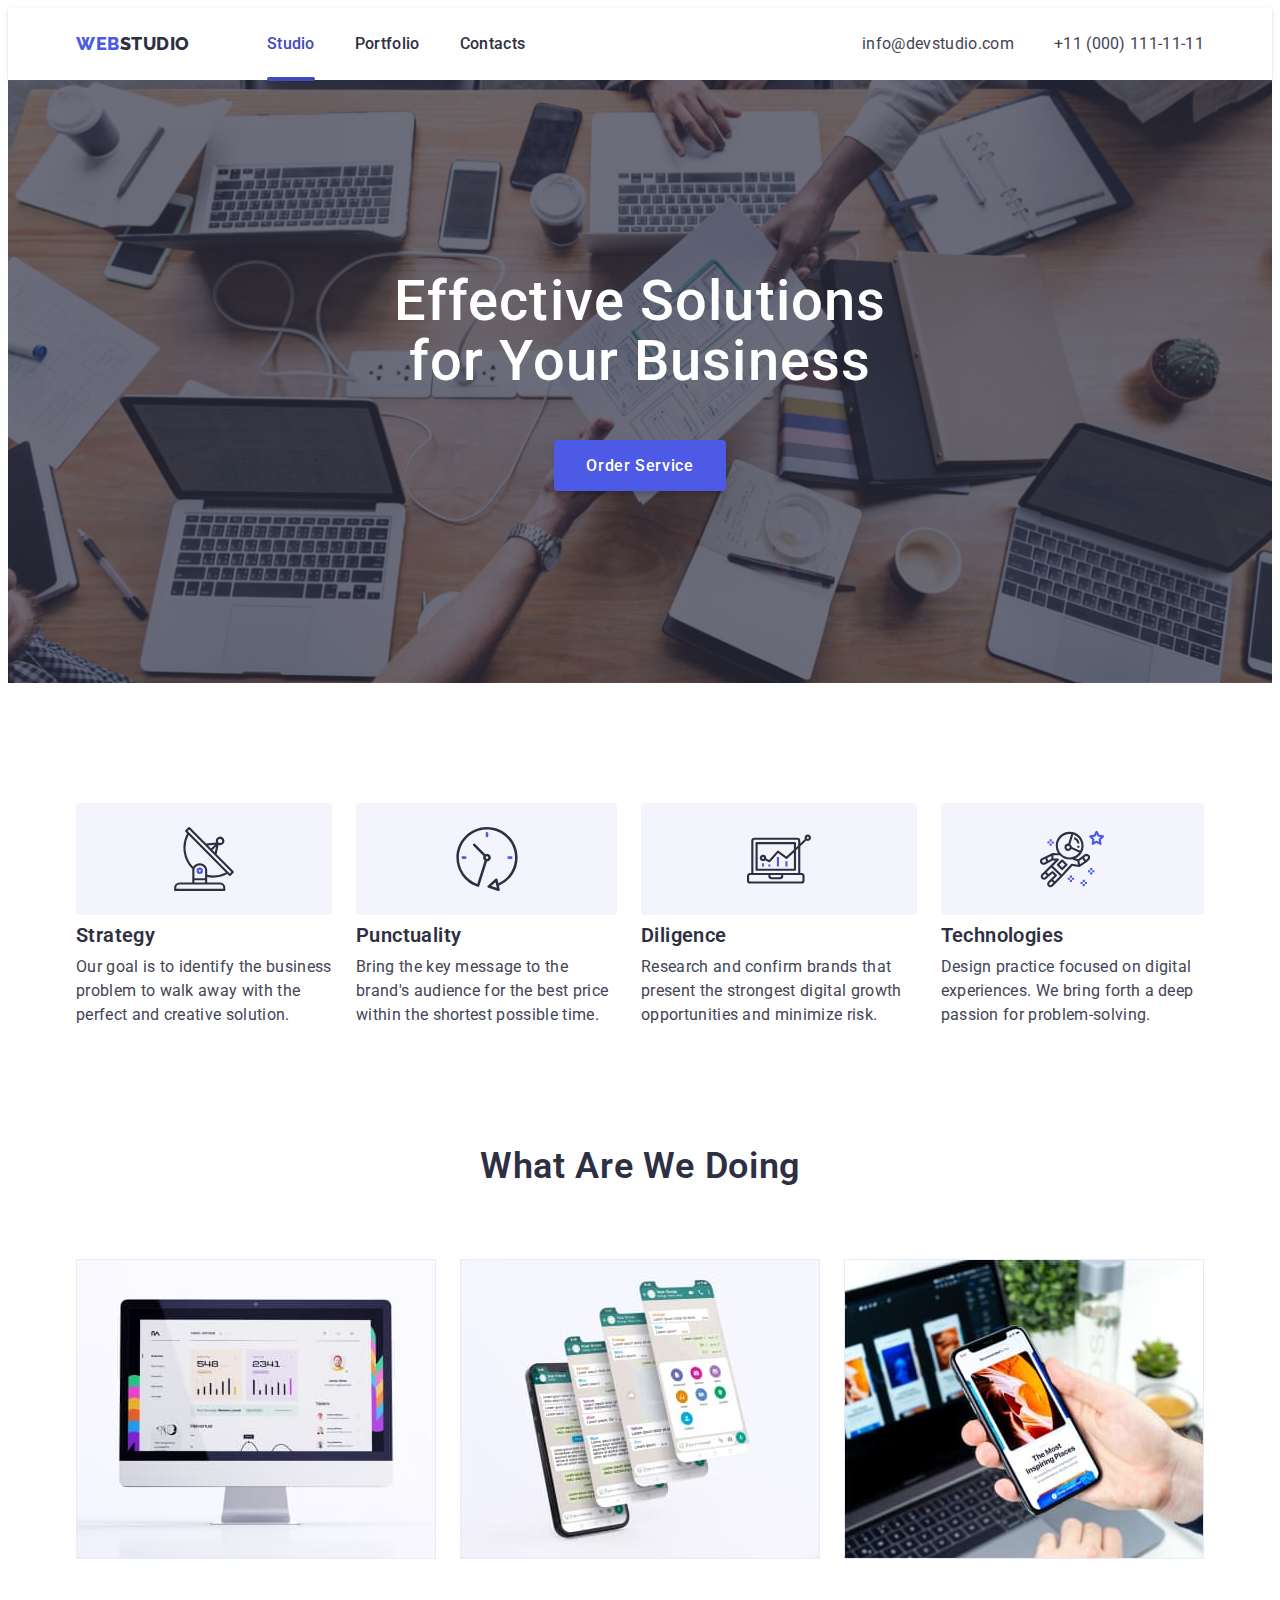
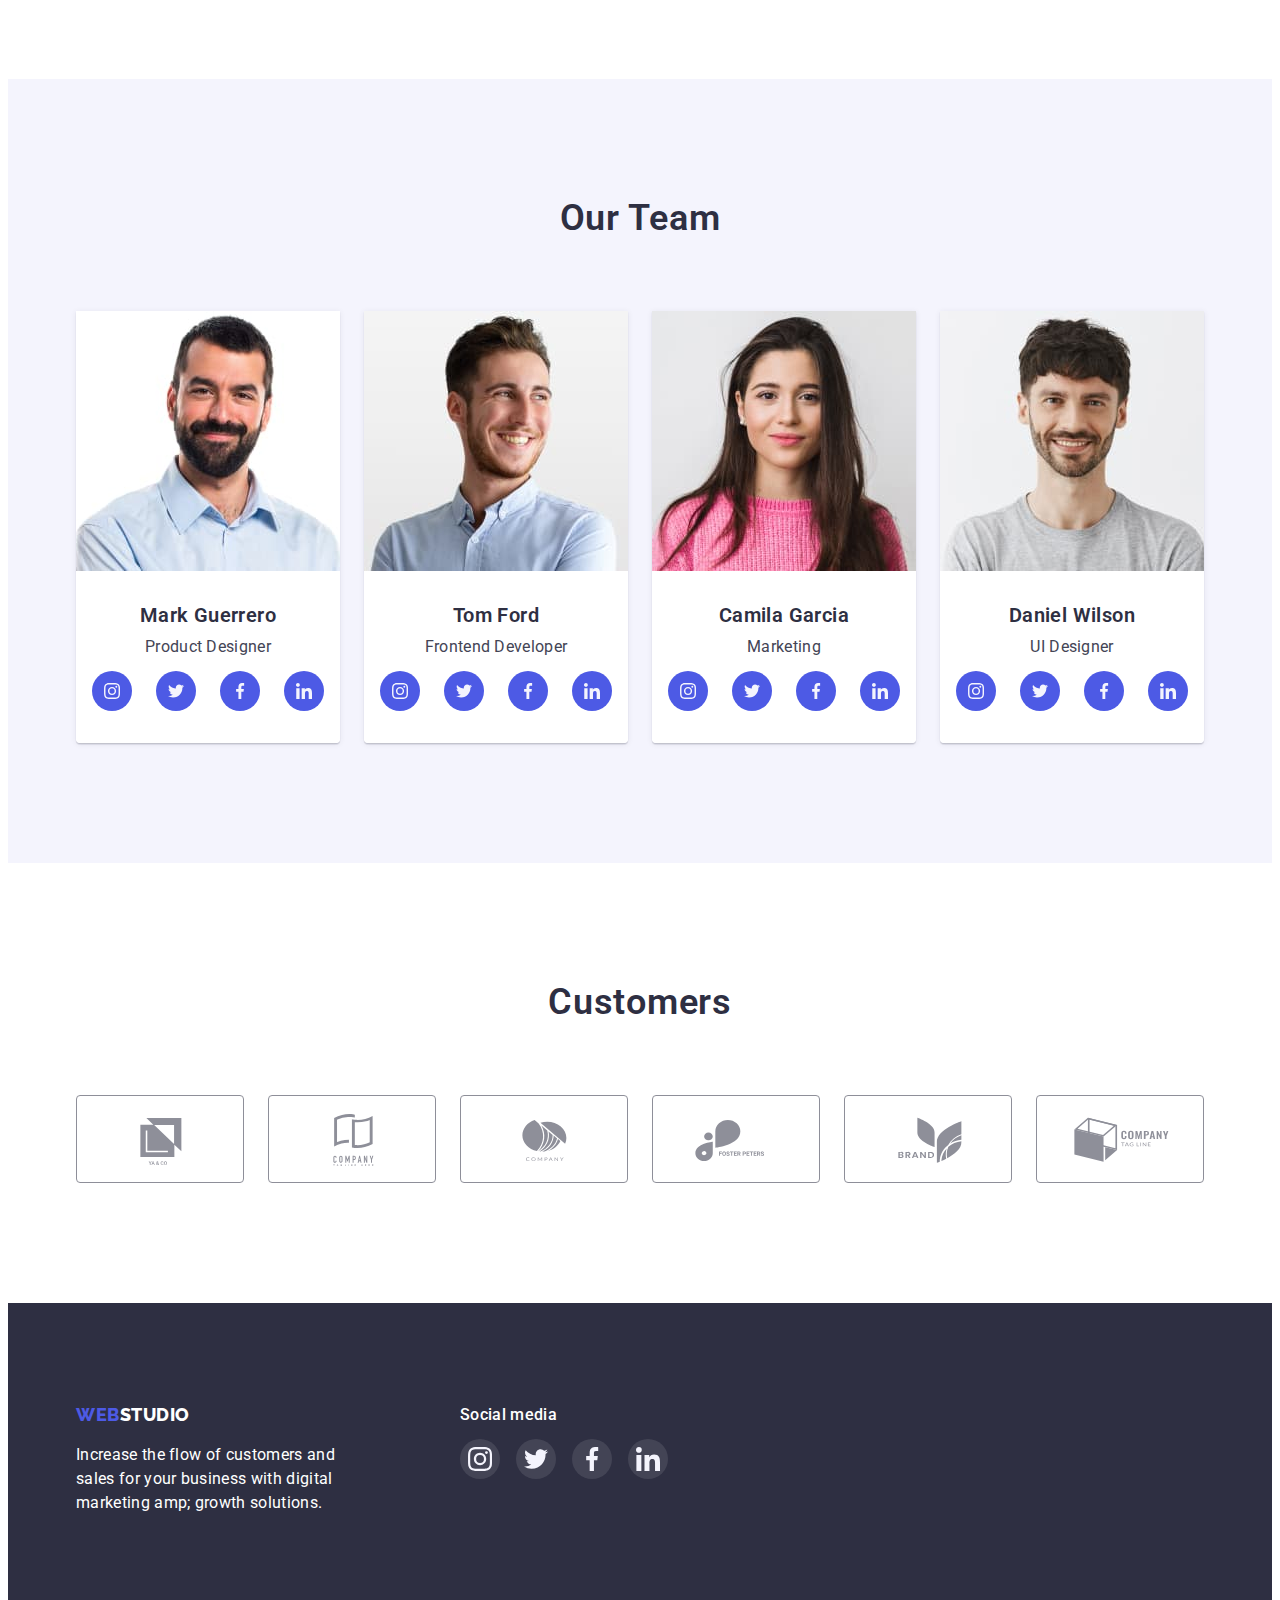
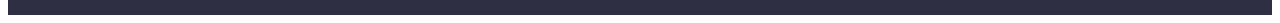
<file: index.html>
<!DOCTYPE html>
<html lang="en">
  <head>
    <meta charset="UTF-8" />
    <meta http-equiv="X-UA-Compatible" content="IE=edge" />
    <meta name="viewport" content="width=device-width, initial-scale=1.0" />
    <title>Document</title>

    <link rel="preconnect" href="https://fonts.googleapis.com" />
    <link rel="preconnect" href="https://fonts.gstatic.com" />
    <link
      href="https://fonts.googleapis.com/css2?family=Raleway:wght@800&family=Roboto:wght@400;500;700;900&display=swap"
      rel="stylesheet"
    />

    <link
      rel="stylesheet"
      href="https://cdnjs.cloudflare.com/ajax/libs/modern-normalize/1.1.0/modern-normalize.min.css"
      integrity="sha512-wpPYUAdjBVSE4KJnH1VR1HeZfpl1ub8YT/NKx4PuQ5NmX2tKuGu6U/JRp5y+Y8XG2tV+wKQpNHVUX03MfMFn9Q=="
      crossorigin="anonymous"
      referrerpolicy="no-referrer"
    />

    <link rel="stylesheet" href="./css/style.css" />
  </head>

  <body>
    <header class="page-header">
      <div class="container">
        <nav class="main-nav">
          <a href="./index.html" class="logo"
            ><span class="accent">WEB</span>STUDIO</a
          >
          <ul class="site-nav list">
            <li class="item">
              <a href="./index.html" class="site-nav-link current link"
                >Studio</a
              >
            </li>
            <li class="item">
              <a href="./portfolio.html" class="site-nav-link link"
                >Portfolio</a
              >
            </li>
            <li class="item">
              <a href="" class="site-nav-link link">Contacts</a>
            </li>
          </ul>
        </nav>
        <address class="address">
          <ul class="contacts list">
            <li class="item">
              <a href="mailto:info@devstudio.com" class="contact-link"
                >info@devstudio.com</a
              >
            </li>
            <li class="item">
              <a href="tel:+110001111111" class="contact-link"
                >+11 (000) 111-11-11</a
              >
            </li>
          </ul>
        </address>
      </div>
    </header>

    <main>
      <section class="hero section">
        <div class="container">
          <h1 class="hero-title">Effective Solutions for Your Business</h1>
          <button type="button" class="btn" data-modal-open>
            Order Service
          </button>
        </div>
      </section>

      <section class="advantages section">
        <div class="container">
          <h2 class="section-title visually-hidden">Our advantages</h2>
          <ul class="advantages-list list">
            <li class="item">
              <div class="advantage-icon-bg">
                <svg width="64" height="64">
                  <use href="./images/icons.svg#antenna"></use>
                </svg>
              </div>
              <h3 class="advantage-title">Strategy</h3>
              <p class="advantage-description">
                Our goal is to identify the business problem to walk away with
                the perfect and creative solution.
              </p>
            </li>
            <li class="item">
              <div class="advantage-icon-bg">
                <svg width="64" height="64">
                  <use href="./images/icons.svg#clock"></use>
                </svg>
              </div>
              <h3 class="advantage-title">Punctuality</h3>
              <p class="advantage-description">
                Bring the key message to the brand's audience for the best price
                within the shortest possible time.
              </p>
            </li>
            <li class="item">
              <div class="advantage-icon-bg">
                <svg width="64" height="64">
                  <use href="./images/icons.svg#diagram"></use>
                </svg>
              </div>
              <h3 class="advantage-title">Diligence</h3>
              <p class="advantage-description">
                Research and confirm brands that present the strongest digital
                growth opportunities and minimize risk.
              </p>
            </li>
            <li class="item">
              <div class="advantage-icon-bg">
                <svg width="64" height="64">
                  <use href="./images/icons.svg#astronaut"></use>
                </svg>
              </div>
              <h3 class="advantage-title">Technologies</h3>
              <p class="advantage-description">
                Design practice focused on digital experiences. We bring forth a
                deep passion for problem-solving.
              </p>
            </li>
          </ul>
        </div>
      </section>

      <section class="section">
        <div class="container">
          <h2 class="section-title">What are we doing</h2>
          <ul class="products list">
            <li class="item">
              <img
                width="360"
                height="300"
                src="./images/imac.jpg"
                alt="imac"
              />
            </li>
            <li class="item">
              <img
                width="360"
                height="300"
                src="./images/phone.jpg"
                alt="phone"
              />
            </li>
            <li class="item">
              <img
                width="360"
                height="300"
                src="./images/mobileversion.jpg"
                alt="mobileversion"
              />
            </li>
          </ul>
        </div>
      </section>

      <section class="team section">
        <div class="container">
          <h2 class="section-title">Our Team</h2>
          <ul class="list">
            <li class="item">
              <img
                width="264"
                height="260"
                src="./images/mark-guerrero.jpg"
                alt="Mark Guerrero"
              />
              <div class="item-description">
                <h3 class="name">Mark Guerrero</h3>
                <p class="position">Product Designer</p>
                <ul class="team-social-list list">
                  <li>
                    <a href="" class="team-social-link" target="_blank">
                      <svg class="team-social-icon" width="16" height="16">
                        <use href="./images/icons.svg#instagram"></use>
                      </svg>
                    </a>
                  </li>
                  <li>
                    <a href="" class="team-social-link" target="_blank">
                      <svg class="team-social-icon" width="16" height="16">
                        <use href="./images/icons.svg#twitter"></use>
                      </svg>
                    </a>
                  </li>
                  <li>
                    <a href="" class="team-social-link" target="_blank">
                      <svg class="team-social-icon" width="16" height="16">
                        <use href="./images/icons.svg#facebook"></use>
                      </svg>
                    </a>
                  </li>
                  <li>
                    <a href="" class="team-social-link" target="_blank">
                      <svg class="team-social-icon" width="16" height="16">
                        <use href="./images/icons.svg#linkedin"></use>
                      </svg>
                    </a>
                  </li>
                </ul>
              </div>
            </li>
            <li class="item">
              <img
                width="264"
                height="260"
                src="./images/tom-ford.jpg"
                alt="Tom Ford"
              />
              <div class="item-description">
                <h3 class="name">Tom Ford</h3>
                <p class="position">Frontend Developer</p>
                <ul class="team-social-list list">
                  <li>
                    <a href="" class="team-social-link" target="_blank">
                      <svg class="team-social-icon" width="16" height="16">
                        <use href="./images/icons.svg#instagram"></use>
                      </svg>
                    </a>
                  </li>
                  <li>
                    <a href="" class="team-social-link" target="_blank">
                      <svg class="team-social-icon" width="16" height="16">
                        <use href="./images/icons.svg#twitter"></use>
                      </svg>
                    </a>
                  </li>
                  <li>
                    <a href="" class="team-social-link" target="_blank">
                      <svg class="team-social-icon" width="16" height="16">
                        <use href="./images/icons.svg#facebook"></use>
                      </svg>
                    </a>
                  </li>
                  <li>
                    <a href="" class="team-social-link" target="_blank">
                      <svg class="team-social-icon" width="16" height="16">
                        <use href="./images/icons.svg#linkedin"></use>
                      </svg>
                    </a>
                  </li>
                </ul>
              </div>
            </li>
            <li class="item">
              <img
                width="264"
                height="260"
                src="./images/camila-garcia.jpg"
                alt="Camila Garcia"
              />
              <div class="item-description">
                <h3 class="name">Camila Garcia</h3>
                <p class="position">Marketing</p>
                <ul class="team-social-list list">
                  <li>
                    <a href="" class="team-social-link" target="_blank">
                      <svg class="team-social-icon" width="16" height="16">
                        <use href="./images/icons.svg#instagram"></use>
                      </svg>
                    </a>
                  </li>
                  <li>
                    <a href="" class="team-social-link" target="_blank">
                      <svg class="team-social-icon" width="16" height="16">
                        <use href="./images/icons.svg#twitter"></use>
                      </svg>
                    </a>
                  </li>
                  <li>
                    <a href="" class="team-social-link" target="_blank">
                      <svg class="team-social-icon" width="16" height="16">
                        <use href="./images/icons.svg#facebook"></use>
                      </svg>
                    </a>
                  </li>
                  <li>
                    <a href="" class="team-social-link" target="_blank">
                      <svg class="team-social-icon" width="16" height="16">
                        <use href="./images/icons.svg#linkedin"></use>
                      </svg>
                    </a>
                  </li>
                </ul>
              </div>
            </li>
            <li class="item">
              <img
                width="264"
                height="260"
                src="./images/daniel-wilson.jpg"
                alt="Daniel Wilson"
              />
              <div class="item-description">
                <h3 class="name">Daniel Wilson</h3>
                <p class="position">UI Designer</p>
                <ul class="team-social-list list">
                  <li>
                    <a href="" class="team-social-link" target="_blank">
                      <svg class="team-social-icon" width="16" height="16">
                        <use href="./images/icons.svg#instagram"></use>
                      </svg>
                    </a>
                  </li>
                  <li>
                    <a href="" class="team-social-link" target="_blank">
                      <svg class="team-social-icon" width="16" height="16">
                        <use href="./images/icons.svg#twitter"></use>
                      </svg>
                    </a>
                  </li>
                  <li>
                    <a href="" class="team-social-link" target="_blank">
                      <svg class="team-social-icon" width="16" height="16">
                        <use href="./images/icons.svg#facebook"></use>
                      </svg>
                    </a>
                  </li>
                  <li>
                    <a href="" class="team-social-link" target="_blank">
                      <svg class="team-social-icon" width="16" height="16">
                        <use href="./images/icons.svg#linkedin"></use>
                      </svg>
                    </a>
                  </li>
                </ul>
              </div>
            </li>
          </ul>
        </div>
      </section>

      <section class="customers section">
        <div class="container">
          <h2 class="section-title">Customers</h2>
          <ul class="customers-list list">
            <li class="customers-list-item">
              <a href="" class="customers-link" target="_blank">
                <svg class="customers-icon" width="104" height="56">
                  <use href="./images/icons.svg#logo-1"></use>
                </svg>
              </a>
            </li>
            <li class="customers-list-item">
              <a href="" class="customers-link" target="_blank">
                <svg class="customers-icon" width="104" height="56">
                  <use href="./images/icons.svg#logo-2"></use>
                </svg>
              </a>
            </li>
            <li class="customers-list-item">
              <a href="" class="customers-link" target="_blank">
                <svg class="customers-icon" width="104" height="56">
                  <use href="./images/icons.svg#logo-3"></use>
                </svg>
              </a>
            </li>
            <li class="customers-list-item">
              <a href="" class="customers-link" target="_blank">
                <svg class="customers-icon" width="104" height="56">
                  <use href="./images/icons.svg#logo-4"></use>
                </svg>
              </a>
            </li>
            <li class="customers-list-item">
              <a href="" class="customers-link" target="_blank">
                <svg class="customers-icon" width="104" height="56">
                  <use href="./images/icons.svg#logo-5"></use>
                </svg>
              </a>
            </li>
            <li class="customers-list-item">
              <a href="" class="customers-link" target="_blank">
                <svg class="customers-icon" width="104" height="56">
                  <use href="./images/icons.svg#logo-6"></use>
                </svg>
              </a>
            </li>
          </ul>
        </div>
      </section>
    </main>

    <footer class="footer">
      <div class="container">
        <div class="footer-logo">
          <a href="./index.html" class="logo"
            ><span class="accent">WEB</span>STUDIO</a
          >

          <p class="footer-descriptoin">
            Increase the flow of customers and sales for your business with
            digital marketing amp; growth solutions.
          </p>
        </div>

        <div class="social">
          <h2 class="social-title">Social media</h2>
          <ul class="social-list list">
            <li>
              <a href="" class="social-link" target="_blank">
                <svg class="social-icon" width="24" height="24">
                  <use href="./images/icons.svg#instagram"></use>
                </svg>
              </a>
            </li>
            <li>
              <a href="" class="social-link" target="_blank">
                <svg class="social-icon" width="24" height="24">
                  <use href="./images/icons.svg#twitter"></use>
                </svg>
              </a>
            </li>
            <li>
              <a href="" class="social-link" target="_blank">
                <svg class="social-icon" width="24" height="24">
                  <use href="./images/icons.svg#facebook"></use>
                </svg>
              </a>
            </li>
            <li>
              <a href="" class="social-link" target="_blank">
                <svg class="social-icon" width="24" height="24">
                  <use href="./images/icons.svg#linkedin"></use>
                </svg>
              </a>
            </li>
          </ul>
        </div>
      </div>
    </footer>

    <!-- MODAL WINDOW -->
    <div class="backdrop is-hidden" data-modal>
      <div class="modal">
        <button type="button" class="modal-btn" data-modal-close>
          <svg class="modal-icon" width="8" height="8">
            <use href="./images/icons.svg#close"></use>
          </svg>
        </button>
      </div>
    </div>

    <!-- JS MODAL SCRIPT -->
    <script src="./JS/modal.js"></script>
  </body>
</html>
</file>
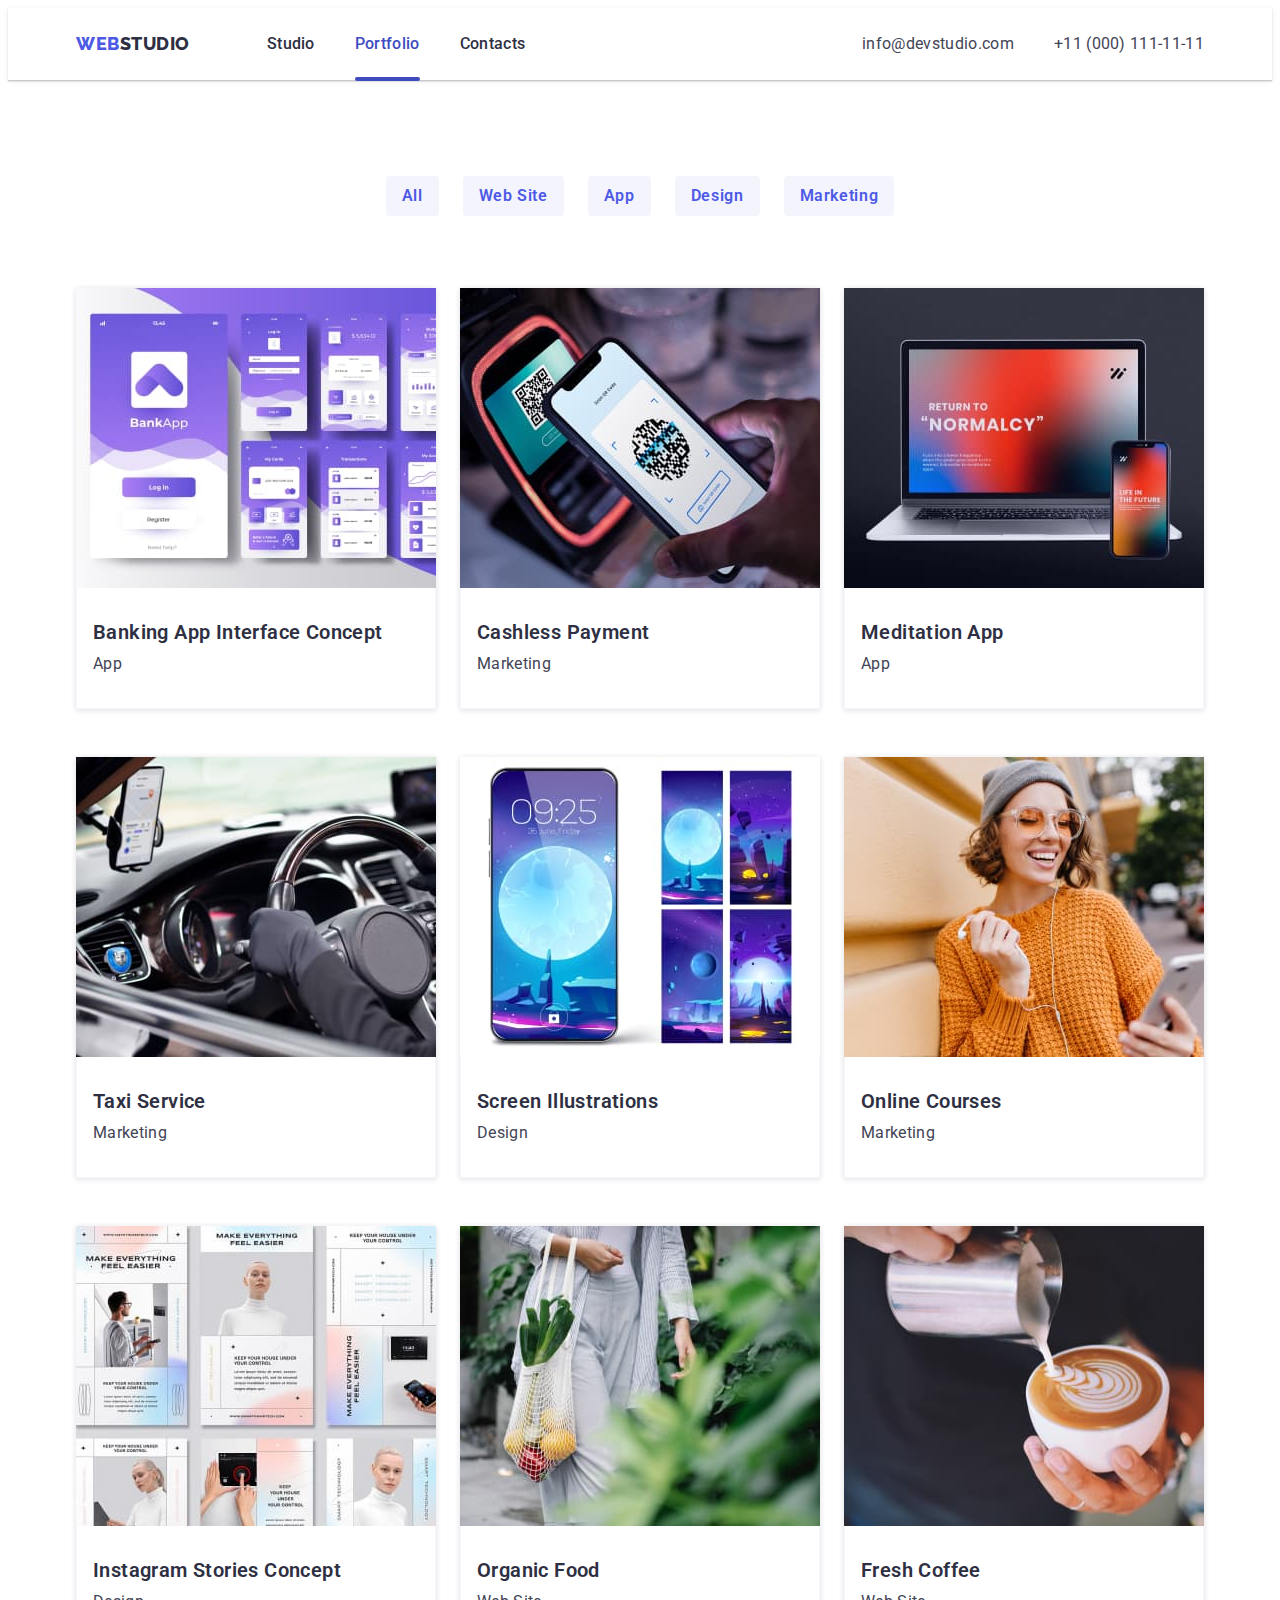
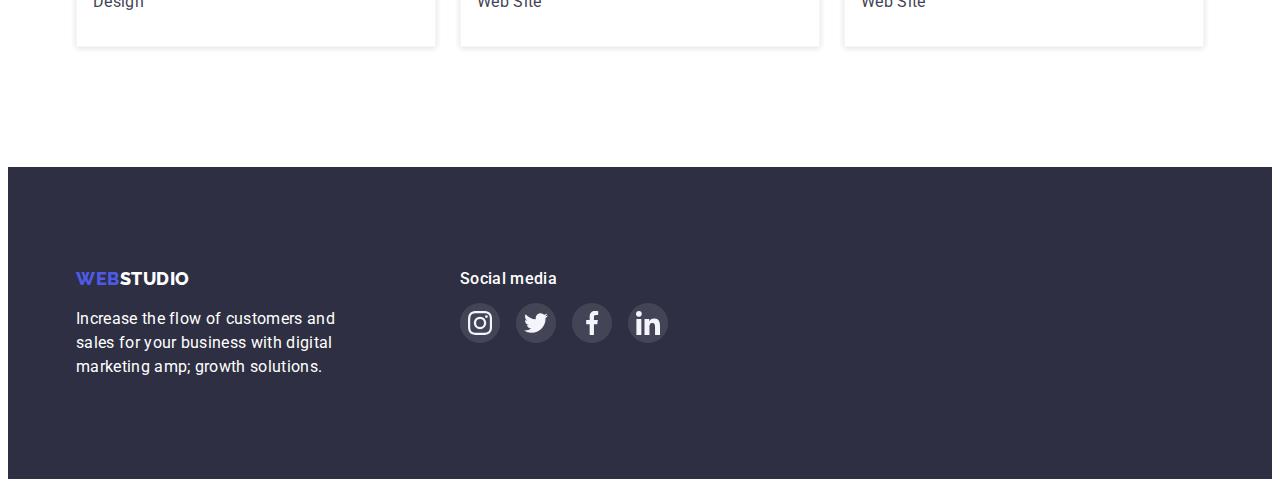
<file: portfolio.html>
<!DOCTYPE html>
<html lang="en">
  <head>
    <meta charset="UTF-8" />
    <meta http-equiv="X-UA-Compatible" content="IE=edge" />
    <meta name="viewport" content="width=device-width, initial-scale=1.0" />

    <title>Portfolio</title>

    <link rel="preconnect" href="https://fonts.googleapis.com" />
    <link rel="preconnect" href="https://fonts.gstatic.com" crossorigin />
    <link
      href="https://fonts.googleapis.com/css2?family=Raleway:wght@800&family=Roboto:wght@400;500;700;900&display=swap"
      rel="stylesheet"
    />
    <link
      rel="stylesheet"
      href="https://cdnjs.cloudflare.com/ajax/libs/modern-normalize/1.1.0/modern-normalize.min.css"
      integrity="sha512-wpPYUAdjBVSE4KJnH1VR1HeZfpl1ub8YT/NKx4PuQ5NmX2tKuGu6U/JRp5y+Y8XG2tV+wKQpNHVUX03MfMFn9Q=="
      crossorigin="anonymous"
      referrerpolicy="no-referrer"
    />

    <link rel="stylesheet" href="./css/style.css" />
  </head>

  <body>
    <!-- Header content -->
    <header class="page-header">
      <div class="container">
        <nav class="main-nav">
          <a href="./index.html" class="logo"
            ><span class="accent">WEB</span>STUDIO</a
          >
          <ul class="site-nav list">
            <li class="item">
              <a href="./index.html" class="site-nav-link link">Studio</a>
            </li>
            <li class="item">
              <a href="./portfolio.html" class="site-nav-link current link"
                >Portfolio</a
              >
            </li>
            <li class="item">
              <a href="" class="site-nav-link link">Contacts</a>
            </li>
          </ul>
        </nav>
        <address class="address">
          <ul class="contacts list">
            <li class="item">
              <a href="mailto:info@devstudio.com" class="contact-link"
                >info@devstudio.com</a
              >
            </li>
            <li class="item">
              <a href="tel:+110001111111" class="contact-link"
                >+11 (000) 111-11-11</a
              >
            </li>
          </ul>
        </address>
      </div>
    </header>

    <!-- Main content -->
    <main>
      <!-- Portfolio content -->
      <section class="section portfolio">
        <div class="container">
          <h1 class="visually-hidden">Portfolio</h1>
          <!-- Filter buttons -->
          <ul class="button-list">
            <li class="item">
              <button type="button" class="filter-btn">All</button>
            </li>
            <li class="item">
              <button type="button" class="filter-btn">Web Site</button>
            </li>
            <li class="item">
              <button type="button" class="filter-btn">App</button>
            </li>
            <li class="item">
              <button type="button" class="filter-btn">Design</button>
            </li>
            <li class="item">
              <button type="button" class="filter-btn">Marketing</button>
            </li>
          </ul>
          <!-- Work examples -->
          <ul class="work-examples list">
            <li class="item">
              <a href="./" class="portfolio-link">
                <div class="portfolio-img-wrapper">
                  <img
                    src="./images/banking-app.jpeg"
                    alt="Banking application interfaces"
                    width="360"
                    height="300"
                  />
                  <p class="overlay">
                    14 Stylish and User-Friendly App Design Concepts · Task
                    Manager App · Calorie Tracker App · Exotic Fruit Ecommerce
                    App · Cloud Storage App
                  </p>
                </div>
                <div class="example-description">
                  <h2 class="project-name">Banking App Interface Concept</h2>
                  <p class="prolect-type">App</p>
                </div>
              </a>
            </li>
            <li class="item">
              <a href="./" class="portfolio-link">
                <div class="portfolio-img-wrapper">
                  <img
                    src="./images/cashless-payment.jpeg"
                    alt="Smartphone shows cashless payment"
                    width="360"
                    height="300"
                  />
                  <p class="overlay">
                    14 Stylish and User-Friendly App Design Concepts · Task
                    Manager App · Calorie Tracker App · Exotic Fruit Ecommerce
                    App · Cloud Storage App
                  </p>
                </div>
                <div class="example-description">
                  <h2 class="project-name">Cashless Payment</h2>
                  <p class="project-type">Marketing</p>
                </div>
              </a>
            </li>
            <li class="item">
              <a href="./" class="portfolio-link">
                <div class="portfolio-img-wrapper">
                  <img
                    src="./images/meditation-app.jpeg"
                    alt="Laptop shows meditation app"
                    width="360"
                    height="300"
                  />
                  <p class="overlay">
                    14 Stylish and User-Friendly App Design Concepts · Task
                    Manager App · Calorie Tracker App · Exotic Fruit Ecommerce
                    App · Cloud Storage App
                  </p>
                </div>
                <div class="example-description">
                  <h2 class="project-name">Meditation App</h2>
                  <p class="project-type">App</p>
                </div>
              </a>
            </li>
            <li class="item">
              <a href="./" class="portfolio-link">
                <div class="portfolio-img-wrapper">
                  <img
                    src="./images/taxi-service.jpeg"
                    alt="Driver uses taxi service application"
                    width="360"
                    height="300"
                  />
                  <p class="overlay">
                    14 Stylish and User-Friendly App Design Concepts · Task
                    Manager App · Calorie Tracker App · Exotic Fruit Ecommerce
                    App · Cloud Storage App
                  </p>
                </div>
                <div class="example-description">
                  <h2 class="project-name">Taxi Service</h2>
                  <p class="project-type">Marketing</p>
                </div>
              </a>
            </li>
            <li class="item">
              <a href="./" class="portfolio-link">
                <div class="portfolio-img-wrapper">
                  <img
                    src="./images/screen-illustrations.jpeg"
                    alt="Smartphone and screen illustrations"
                    width="360"
                    height="300"
                  />
                  <p class="overlay">
                    14 Stylish and User-Friendly App Design Concepts · Task
                    Manager App · Calorie Tracker App · Exotic Fruit Ecommerce
                    App · Cloud Storage App
                  </p>
                </div>
                <div class="example-description">
                  <h2 class="project-name">Screen Illustrations</h2>
                  <p class="project-type">Design</p>
                </div>
              </a>
            </li>
            <li class="item">
              <a href="./" class="portfolio-link">
                <div class="portfolio-img-wrapper">
                  <img
                    src="./images/online-courses.jpeg"
                    alt="Happy woman watching online courses on a smartphone"
                    width="360"
                    height="300"
                  />
                  <p class="overlay">
                    14 Stylish and User-Friendly App Design Concepts · Task
                    Manager App · Calorie Tracker App · Exotic Fruit Ecommerce
                    App · Cloud Storage App
                  </p>
                </div>
                <div class="example-description">
                  <h2 class="project-name">Online Courses</h2>
                  <p class="project-type">Marketing</p>
                </div>
              </a>
            </li>
            <li class="item">
              <a href="./" class="portfolio-link">
                <div class="portfolio-img-wrapper">
                  <img
                    src="./images/inst-stories.jpeg"
                    alt="Smartphone with open Instagram"
                    width="360"
                    height="300"
                  />
                  <p class="overlay">
                    14 Stylish and User-Friendly App Design Concepts · Task
                    Manager App · Calorie Tracker App · Exotic Fruit Ecommerce
                    App · Cloud Storage App
                  </p>
                </div>
                <div class="example-description">
                  <h2 class="project-name">Instagram Stories Concept</h2>
                  <p class="project-type">Design</p>
                </div>
              </a>
            </li>
            <li class="item">
              <a href="./" class="portfolio-link">
                <div class="portfolio-img-wrapper">
                  <img
                    src="./images/organic-food.jpeg"
                    alt="Woman carrying a bag of vegetables"
                    width="360"
                    height="300"
                  />
                  <p class="overlay">
                    14 Stylish and User-Friendly App Design Concepts · Task
                    Manager App · Calorie Tracker App · Exotic Fruit Ecommerce
                    App · Cloud Storage App
                  </p>
                </div>
                <div class="example-description">
                  <h2 class="project-name">Organic Food</h2>
                  <p class="project-type">Web Site</p>
                </div>
              </a>
            </li>
            <li class="item">
              <a href="./" class="portfolio-link">
                <div class="portfolio-img-wrapper">
                  <img
                    src="./images/fresh-coffee.jpeg"
                    alt="Barista makes coffee art"
                    width="360"
                    height="300"
                  />
                  <p class="overlay">
                    14 Stylish and User-Friendly App Design Concepts · Task
                    Manager App · Calorie Tracker App · Exotic Fruit Ecommerce
                    App · Cloud Storage App
                  </p>
                </div>
                <div class="example-description">
                  <h2 class="project-name">Fresh Coffee</h2>
                  <p class="project-type">Web Site</p>
                </div>
              </a>
            </li>
          </ul>
        </div>
      </section>
    </main>

    <!-- Footer content -->

    <footer class="footer">
      <div class="container">
        <div class="footer-logo">
          <a href="./index.html" class="logo"
            ><span class="accent">WEB</span>STUDIO</a
          >

          <p class="footer-descriptoin">
            Increase the flow of customers and sales for your business with
            digital marketing amp; growth solutions.
          </p>
        </div>

        <div class="social">
          <h2 class="social-title">Social media</h2>
          <ul class="social-list list">
            <li>
              <a href="" class="social-link" target="_blank">
                <svg class="social-icon" width="24" height="24">
                  <use href="./images/icons.svg#instagram"></use>
                </svg>
              </a>
            </li>
            <li>
              <a href="" class="social-link" target="_blank">
                <svg class="social-icon" width="24" height="24">
                  <use href="./images/icons.svg#twitter"></use>
                </svg>
              </a>
            </li>
            <li>
              <a href="" class="social-link" target="_blank">
                <svg class="social-icon" width="24" height="24">
                  <use href="./images/icons.svg#facebook"></use>
                </svg>
              </a>
            </li>
            <li>
              <a href="" class="social-link" target="_blank">
                <svg class="social-icon" width="24" height="24">
                  <use href="./images/icons.svg#linkedin"></use>
                </svg>
              </a>
            </li>
          </ul>
        </div>
      </div>
    </footer>
  </body>
</html>
</file>
<file: css/style.css>
html {
  box-sizing: border-box;
}

*,
*::after,
*::before {
  box-sizing: inherit;
}

:root {
  --primary-background-color: #ffffff;
  --primary-brand: #4d5ae5;
  --secondary-brand: #404bbf;
  --dark: #2e2f42;
  --primary-text-color: #434455;
  --secondary-text-color: #ffffff;
}

/* Reset */

.list {
  list-style: none;
  padding-left: 0;
  margin: 0;
}

h1,
h2,
h3,
h4,
h5,
h6,
p {
  margin-top: 0;
  margin-bottom: 0;
}

img {
  display: block;
  max-width: 100%;
  height: auto;
}

.visually-hidden {
  position: absolute;
  width: 1px;
  height: 1px;
  margin: -1px;
  border: 0;
  padding: 0;

  white-space: nowrap;
  clip-path: inset(100%);
  clip: rect(0 0 0 0);
  overflow: hidden;
}

/* margin - внешний отступ
  border - рамка
  padding - внутренний отступ
  clip- обрезка
   */


body {
  background-color: var(--primary-background-color);
  color: var(--primary-text-color);

  font-family: Roboto, sans-serif;
  font-size: 16px;
}

/*font-family - шрифт
  font-size - розмер шрифта
  */

.container {
  width: 1158px;
  padding: 0 15px;
  margin: 0 auto;
}

.section {
  padding: 120px 0px;
}

.list {
  list-style: none;
}

/* list-style - вид маркером/нумерации или ее отсутствие */

/* Logo */

.logo {
  display: inline-block;
  margin-right: 77px;

  color: var(--dark);
  font-family: Raleway, sans-serif;
  text-decoration: none;
  font-weight: 800;
  font-size: 18px;
  line-height: 1.33;
  letter-spacing: 0.03em;
  text-transform: uppercase;
}

/* text-decoration - подчеркивание
  letter-spacing - растояние между символами
    text-transform - все букви з большо/маленького регистра
   */
.accent {
  color: var(--primary-brand);
}

/*  HEADER */
.page-header {
  box-shadow: 0px 2px 1px rgba(46, 47, 66, 0.08), 0px 1px 1px rgba(46, 47, 66, 0.16), 0px 1px 6px rgba(46, 47, 66, 0.08);
}

.page-header>.container,
.main-nav {
  display: flex;
  align-items: center;
  margin-right: auto;
}

.site-nav {
  display: flex;

}

.site-nav>.item:not(:last-child) {
  margin-right: 40px;
}


/* Navigation menu */

.link {
  color: var(--dark);
  font-weight: 600;
  line-height: 1.5;
  letter-spacing: 0.02em;
  text-decoration: none;
}

.nav-link {
  color: var(--dark);
  font-weight: 600;
  line-height: 1.5;
  letter-spacing: 0.02em;
  text-decoration: none;
}


.nav-link .link:hover,
.nav-link .link:focus {
  color: var(--primary-text-color);
}

.nav-link .link:active {
  color: var(--primary-brand);
}

.site-nav {
  display: flex;
}

.site-nav>.item:not(:last-child) {
  margin-right: 40px;
}

.site-nav .link {
  display: block;
  padding: 24px 0;
}

.site-nav-link {
  position: relative;
  display: block;
  padding: 24px 0 27px;

  color: var(--dark);
  font-weight: 500;
  line-height: 1.5;
  letter-spacing: 0.02em;

  transition: color 250ms cubic-bezier(0.4, 0, 0.2, 1);
}

.site-nav-link:hover,
.site-nav-link:focus {
  color: var(--secondary-brand);
}

.site-nav-link.current {
  color: var(--secondary-brand);
}

.site-nav-link.current:after {
  content: '';
  display: block;
  position: absolute;
  left: 0;
  bottom: -1px;
  height: 4px;
  width: 100%;

  background-color: var(--secondary-brand);
  border-radius: 2px;
}

/* Contacts */

.contacts {
  display: flex;
  margin-left: auto;

}

.contacts>.item:not(:last-child) {
  margin-right: 40px;
}

.address {
  font-style: normal;
}

.contact {
  display: block;
  padding: 24px 0;

}

.contact-link {
  display: block;
  padding: 24px 0;
  margin-left: auto;

  color: inherit;
  text-decoration: none;
  line-height: 1.5;
  letter-spacing: 0.02em;
  font-style: normal;

  transition: color 250ms cubic-bezier(0.4, 0, 0.2, 1);
}

.contact-link:hover,
.contact-link:focus {
  color: var(--primary-brand);
}

/* INDEX.HTML */
/* MAIN CONTENT */

/* Hero */

.hero {
  padding: 192px 0;
  background-image: linear-gradient(rgba(46, 47, 66, 0.7), rgba(46, 47, 66, 0.7)), url(../images/people-office.jpeg);
  background-size: cover;
  background-repeat: no-repeat;
  background-position: center;
  background-color: var(--dark);
  text-align: center;
  max-width: 1440px;
  margin: 0 auto;
}

.hero-title {
  /* temporary background color because text color is white */
  /* width: 492px;
    margin: 0 auto 48px; */
  width: 500px;
  margin-left: auto;
  margin-right: auto;
  margin-bottom: 48px;
  color: var(--secondary-text-color);
  font-weight: 500;
  font-size: 56px;
  line-height: 1.07;
  text-align: center;
  letter-spacing: 0.02em;

}

/*text-align - расположение тескта на странице(лево/центр/право)  */

.btn {
  display: inline-block;
  padding: 16px 32px;
  border-radius: 4px;
  border-style: none;

  color: var(--secondary-text-color);
  background-color: var(--primary-brand);
  font-family: inherit;
  font-weight: 500;
  font-size: 16px;
  line-height: 1.19;
  letter-spacing: 0.04em;

  box-shadow: 0px 4px 4px rgba(0, 0, 0, 0.15);
  border-radius: 4px;
  border-style: none;

  cursor: pointer;

  transition: background-color 250ms cubic-bezier(0.4, 0, 0.2, 1);
}

.btn:hover,
.btn:focus {
  background-color: var(--secondary-brand);
  box-shadow: 0px 1px 6px rgba(46, 47, 66, 0.08), 0px 1px 1px rgba(46, 47, 66, 0.16), 0px 2px 1px rgba(46, 47, 66, 0.08);
  border-radius: 4px;
}

.btn:active {
  background-color: var(--secondary-brand);
  box-shadow: 0px 4px 4px rgba(0, 0, 0, 0.15);
  border-radius: 4px;
}

/* Sections - General styles */

.section-title {
  margin-bottom: 72px;

  color: var(--dark);
  font-weight: 600;
  font-size: 36px;
  line-height: 1.11;
  text-align: center;
  letter-spacing: 0.02em;
  text-transform: capitalize;
}

.advantages-list {
  display: flex;
  gap: 24px;
}

.advantage-title,
.name {
  margin-bottom: 8px;

  color: var(--dark);
  font-weight: 600;
  font-size: 20px;
  line-height: 1.2;
  letter-spacing: 0.02em;
}

.advantages {
  padding-bottom: 0px;
}

.advantage-description,
.position {
  line-height: 1.5;
  letter-spacing: 0.02em;
}

.position {
  margin-bottom: 12px;
}

.advantage-icon-bg {
  display: flex;
  justify-content: center;
  align-items: center;
  height: 112px;
  margin-bottom: 8px;

  background: #f4f4fd;
  border-radius: 4px;
  border-style: none;
}

.team {
  background-color: #f4f4fd;
}

.advantages-title .list,
.products .list,
.team .list {
  display: flex;
  flex-wrap: wrap;
  gap: 24px;
}

.products {
  display: flex;
  flex-wrap: wrap;
  gap: 24px;
}

.advantages-title .item {
  margin-left: var(--primary-margin-btwn-items);
  padding-bottom: 0;
}

/* PORTFOLIO.HTML */
/* MAIN CONTENT */

.item {

  margin-left: var(--primary-margin-btwn-items);


}

.team .item {
  margin-left: var(--primary-margin-btwn-items);
  box-shadow: 0px 1px 6px rgba(46, 47, 66, 0.08), 0px 1px 1px rgba(46, 47, 66, 0.16), 0px 2px 1px rgba(46, 47, 66, 0.08);
  border-radius: 0px 0px 4px 4px;
}

.team .item-description {
  text-align: center;
  padding: 32px 16px;
  border-radius: 0px 0px 4px 4px;

  background-color: var(--primary-background-color);
}

/* Our team  */

.team-social-list {
  display: flex;
  justify-content: center;
  gap: 24px;
}

.team-social-link {
  display: flex;
  justify-content: center;
  align-items: center;
  width: 40px;
  height: 40px;
  border-radius: 50%;
  background-color: var(--primary-brand);

  transition: background-color 250ms cubic-bezier(0.4, 0, 0.2, 1);
}

.team-social-icon {
  fill: #f4f4fd;
}

.team-social-link:hover,
.team-social-link:focus {
  background-color: var(--secondary-brand);
}

/* Customers styles */

.customers-list {
  display: flex;
  justify-content: center;
  align-items: center;
  gap: 24px;
}

.customers-list-item {
  width: 168px;
}

.customers-link {
  display: flex;
  justify-content: center;
  align-items: center;
  width: 100%;
  height: 88px;

  color: #8e8f99;
  border: 1px solid #8e8f99;
  border-radius: 4px;

  transition: border-color 250ms cubic-bezier(0.4, 0, 0.2, 1), color 250ms cubic-bezier(0.4, 0, 0.2, 1);
  ;
}

.customers-icon {
  fill: currentColor;
}

.customers-link:hover,
.customers-link:focus {
  color: var(--primary-brand);
  border-color: var(--primary-brand);
}

/* Filter button */

.filter-btn {
  display: inline-block;
  padding: 8px 16px;
  border: 1px solid #e7e9fc;
  border-radius: 4px;

  color: var(--primary-brand);
  font-family: inherit;
  font-weight: 600;
  font-size: 16px;
  line-height: 1.5;
  letter-spacing: 0.04em;

  background-color: #f4f4fd;
  border: 1px solid #e7e9fc;
  border-radius: 4px;

  cursor: pointer;
  border: none;

  transition: background-color 250ms cubic-bezier(0.4, 0, 0.2, 1), color 250ms cubic-bezier(0.4, 0, 0.2, 1), border-color 250ms cubic-bezier(0.4, 0, 0.2, 1), box-shadow 250ms cubic-bezier(0.4, 0, 0.2, 1);
}

.filter-btn:hover,
.filter-btn:focus {
  background-color: var(--primary-brand);
  color: var(--secondary-text-color);
  border: none;
  box-shadow: 0px 3px 1px rgba(0, 0, 0, 0.1), 0px 2px 1px rgba(0, 0, 0, 0.08), 0px 2px 2px rgba(0, 0, 0, 0.12);
}

/* Portfolio items */

.button-list {
  padding: 0px;
  margin-top: 0px;
  display: flex;
  gap: 24px;
  justify-content: center;
  margin-bottom: 72px;
  list-style: none;
}

.portfolio {
  padding-top: 96px;
}

.work-examples {
  display: flex;
  flex-wrap: wrap;
  /* margin-left: calc(-1 * var(--primary-margin-btwn-items));
          margin-top: calc(-2 * var(--primary-margin-btwn-items)); */
  row-gap: 48px;
  column-gap: 24px;
}

.work-examples>.item {
  /* margin-left: var(--primary-margin-btwn-items);
          margin-top: calc(2 * var(--primary-margin-btwn-items)); */

  box-shadow: 0px 1px 6px rgba(46, 47, 66, 0.08);
}

.example-description {
  padding: 32px 0 32px 16px;
  border: 0.5px solid #f4f4fd;
  border-top: none;
}

.portfolio-link {
  display: block;
  color: inherit;
  text-decoration: none;
  line-height: 1.5;
  letter-spacing: 0.02em;
  box-shadow: 0px 1px 6px rgba(46, 47, 66, 0.08);
  transition: box-shadow 250ms cubic-bezier(0.4, 0, 0.2, 1);
}

.portfolio-link:hover,
.portfolio-link:focus {
  box-shadow: 0px 1px 6px rgba(46, 47, 66, 0.08), 0px 1px 1px rgba(46, 47, 66, 0.16), 0px 2px 1px rgba(46, 47, 66, 0.08);
}

.project-name {
  margin-bottom: 8px;

  color: var(--dark);
  font-weight: 600;
  font-size: 20px;
  line-height: 1.2;
  letter-spacing: 0.02em;
}

.project-type {
  font-size: 16px;
  line-height: 24px;
  letter-spacing: 0.02em;
  line-height: 1.5;
}

.portfolio-img-wrapper {
  position: relative;
  overflow: hidden;
}

.overlay {
  position: absolute;
  left: 0;
  top: 0;
  width: 100%;
  height: 100%;
  padding: 40px 32px;
  overflow: auto;
  transform: translate(0, 100%);

  line-height: 1.5;
  letter-spacing: 0.02em;

  background-color: var(--primary-brand);
  color: #f4f4fd;

  transition: transform 250ms cubic-bezier(0.4, 0, 0.2, 1);
}

.portfolio-link:hover .overlay,
.portfolio-link:focus .overlay {
  transform: translate(0, 0);
}

/* identical to box height, or 150% */


/* FOOTER */

.footer {
  background-color: var(--dark);
  padding: 100px 0;

}

.footer .container {
  display: flex;
}

.footer .logo {
  display: block;
  color: var(--secondary-text-color);
  margin-right: 0;
  margin-bottom: 16px;
}

.footer-descriptoin {
  display: block;
  color: var(--secondary-text-color);

  width: 264px;
  line-height: 1.5;
  letter-spacing: 0.02em;

}

.footer-logo {
  display: block;
  margin-right: 120px;
}

.social-title {
  margin-bottom: 12px;

  font-weight: 500;
  font-size: 16px;
  line-height: 1.5;
  letter-spacing: 0.02em;
  color: var(--secondary-text-color);
}

.social-list {
  display: flex;
  justify-content: center;
  gap: 16px;
}

.social-link {
  display: flex;
  justify-content: center;
  align-items: center;
  width: 40px;
  height: 40px;
  border-radius: 50%;
  background-color: rgba(255, 255, 255, 0.1);
  transition: background-color 250ms cubic-bezier(0.4, 0, 0.2, 1);
}

.social-icon {
  fill: #f4f4fd;
}

.social-link:hover,
.social-link:focus {
  background-color: #31d0aa;
}

/* BACKDROP AND MODAL STYLES */

.backdrop {
  position: fixed;
  top: 0;
  left: 0;
  z-index: var(--modal-idx);
  width: 100%;
  height: 100%;

  background-color: rgba(46, 47, 66, 0.4);
  opacity: 1;
  visibility: visible;

  transition: opacity 250ms cubic-bezier(0.4, 0, 0.2, 1),
    visibility 250ms cubic-bezier(0.4, 0, 0.2, 1);
}

.backdrop.is-hidden {
  /* visibility: hidden; */
  opacity: 0;
  pointer-events: none;
}

.modal {
  position: absolute;
  top: 50%;
  left: 50%;
  transform: translate(-50%, -50%);

  width: 408px;
  min-height: 576px;

  background-color: #fcfcfc;
  box-shadow: 0px 1px 1px rgba(0, 0, 0, 0.14), 0px 1px 3px rgba(0, 0, 0, 0.12), 0px 2px 1px rgba(0, 0, 0, 0.2);
  border-radius: 4px;

  transition: opacity 250ms cubic-bezier(0.4, 0, 0.2, 1) 50ms,
    transform 250ms cubic-bezier(0.4, 0, 0.2, 1) 50ms;
}

.backdrop.is-hidden .modal {
  transform: translate(-50%, -70%);
  opacity: 0;
}

.modal-btn {
  position: absolute;
  top: 24px;
  right: 24px;

  width: 24px;
  height: 24px;

  display: flex;
  justify-content: center;
  align-items: center;

  background-color: #e7e9fc;
  border: 1px solid rgba(0, 0, 0, 0.1);
  border-radius: 50%;

  cursor: pointer;

  transition: background-color 250ms cubic-bezier(0.4, 0, 0.2, 1),
    color 250ms cubic-bezier(0.4, 0, 0.2, 1);
}

.modal-btn:hover,
.modal-btn:focus {
  background-color: var(--secondary-brand);
  color: var(--secondary-text-color);
  border-color: transparent;
}

.modal-icon {
  fill: currentColor;
}
</file>
